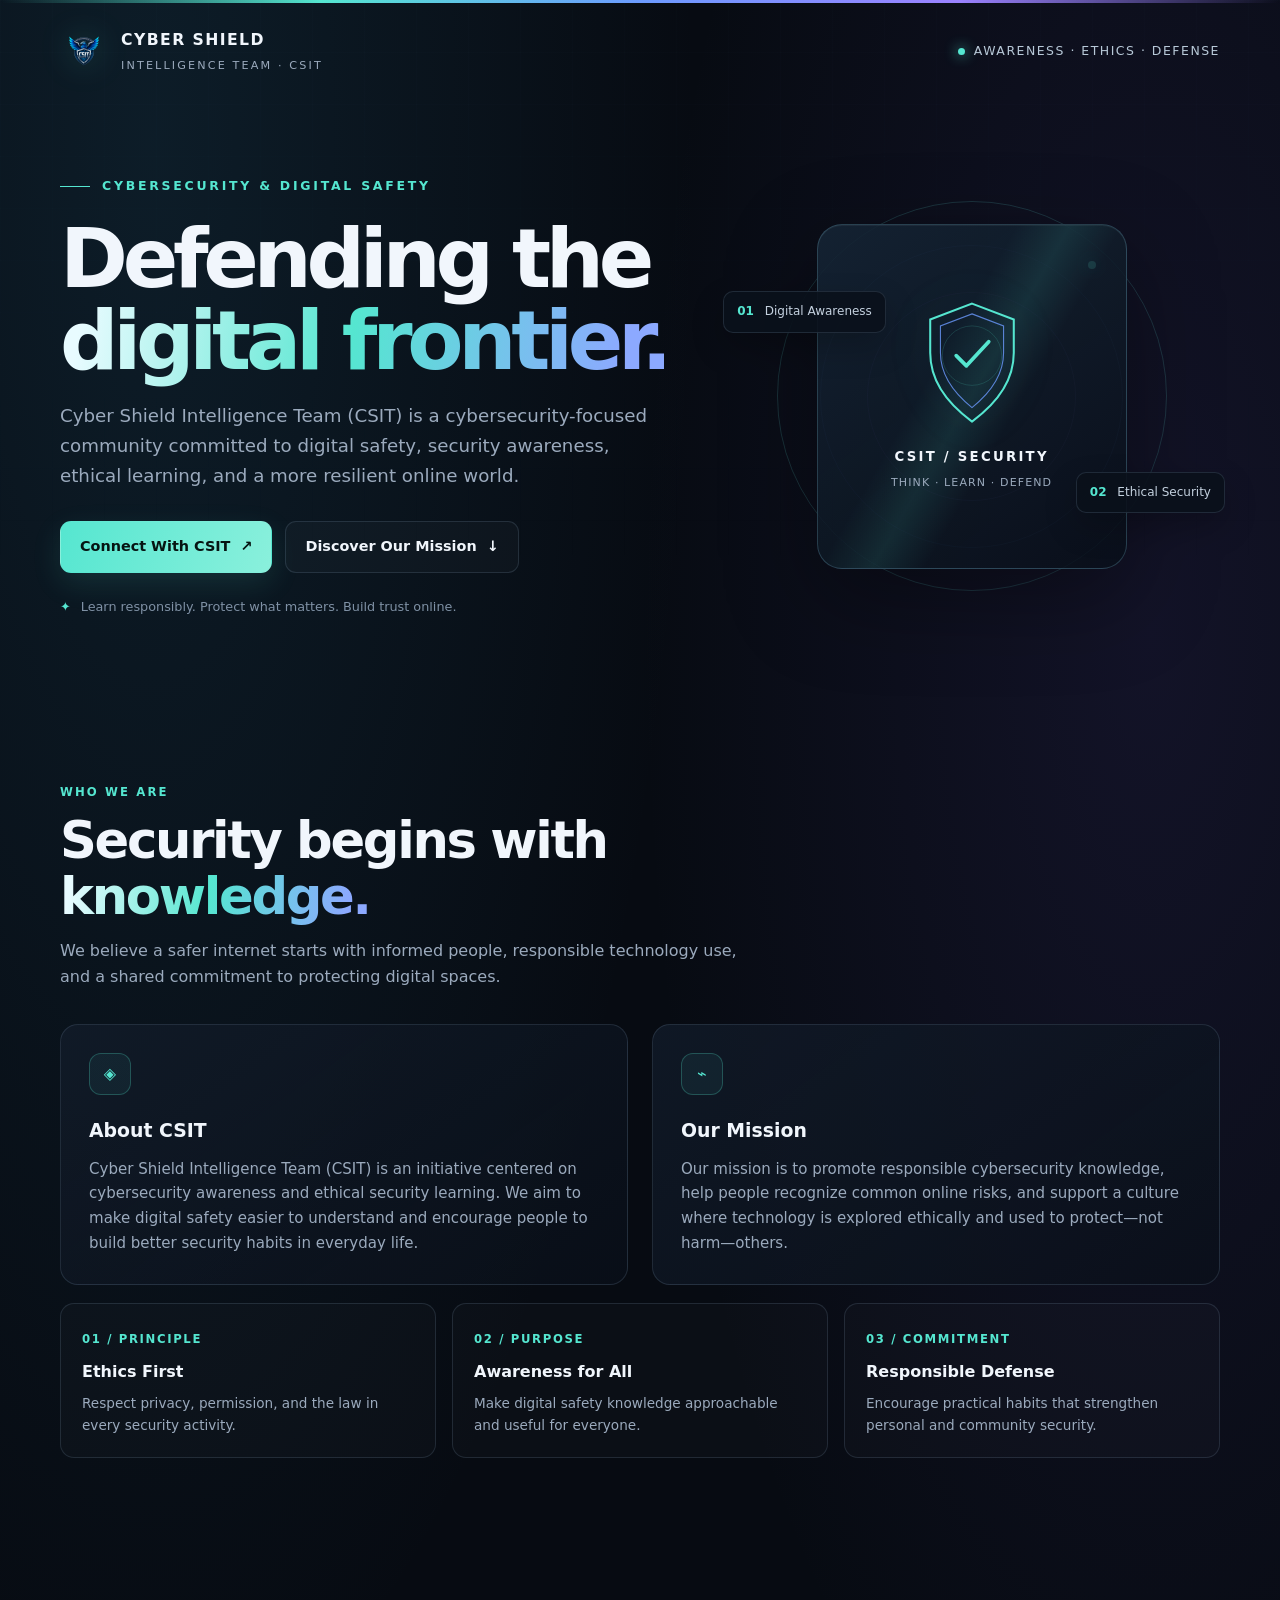
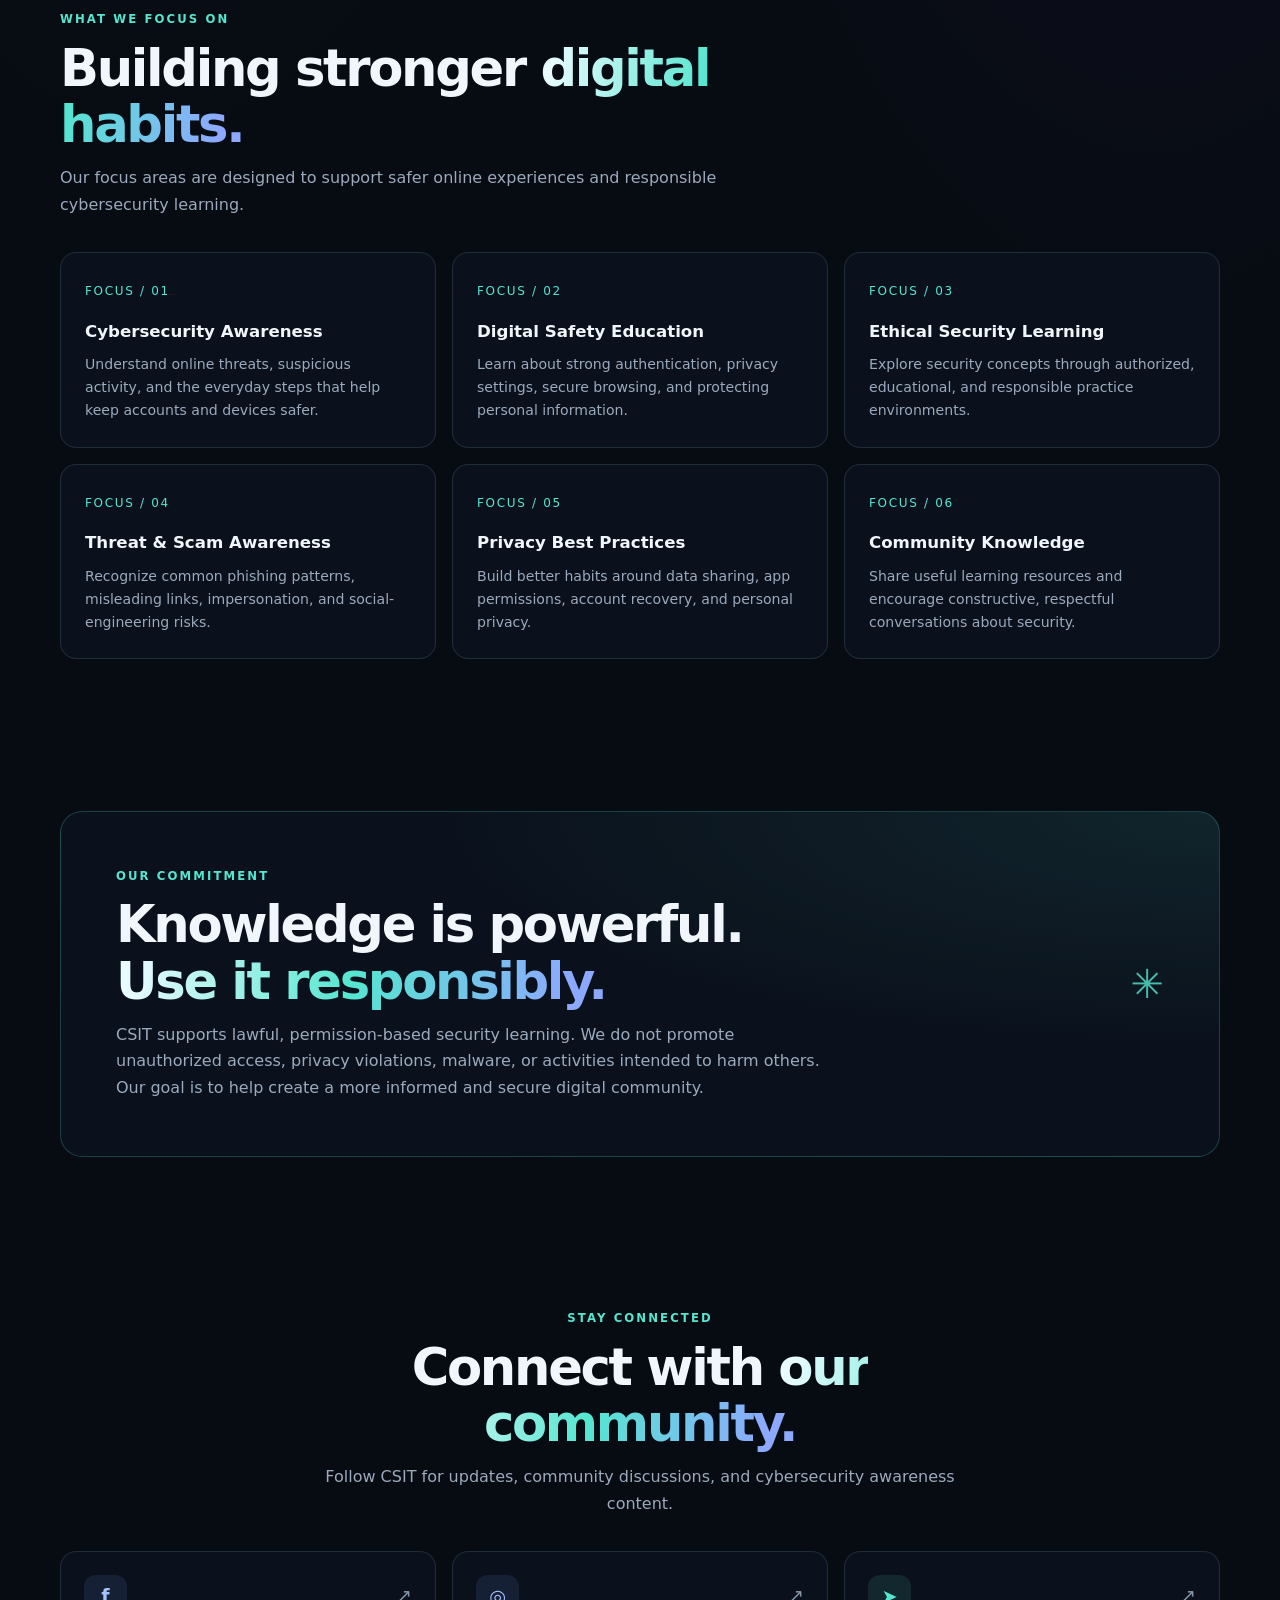
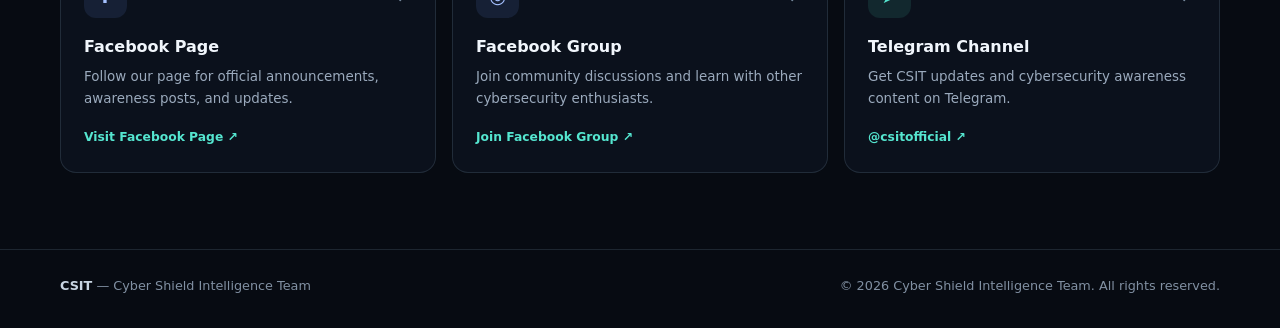
<file: index.html>
<!DOCTYPE html>
<html lang="en">
<head>
  <meta charset="UTF-8">
  <meta name="viewport" content="width=device-width, initial-scale=1.0">
  <meta name="theme-color" content="#070b12">
  <meta name="description" content="Cyber Shield Intelligence Team (CSIT) is a cybersecurity community focused on digital safety, security awareness, ethical learning, and responsible cyber defense.">
  <meta name="keywords" content="Cyber Shield Intelligence Team, CSIT, cybersecurity, cyber security Bangladesh, security awareness, ethical hacking education, digital safety, online security, cyber defense, information security">
  <meta name="author" content="Cyber Shield Intelligence Team (CSIT)">
  <meta name="robots" content="index, follow, max-image-preview:large">
  <link rel="canonical" href="https://csitbd.org/">
  <meta property="og:type" content="website">
  <meta property="og:title" content="Cyber Shield Intelligence Team | CSIT">
  <meta property="og:description" content="Building a safer digital world through cybersecurity awareness, ethical learning, and responsible defense.">
  <meta property="og:image" content="assets/file_00000000f4187207bb6817070d03674e.png">
  <meta property="og:site_name" content="Cyber Shield Intelligence Team">
  <meta name="twitter:card" content="summary_large_image">
  <meta name="twitter:title" content="Cyber Shield Intelligence Team | CSIT">
  <meta name="twitter:description" content="Cybersecurity awareness. Ethical learning. Digital resilience.">
  <meta name="twitter:image" content="assets/file_00000000f4187207bb6817070d03674e.png">
  <title>Cyber Shield Intelligence Team</title>
  <link rel="icon" type="image/png" href="assets/file_00000000f4187207bb6817070d03674e.png">
  <style>
    :root {
      color-scheme: dark;
      --bg: #070b12;
      --panel: rgba(15, 23, 36, .76);
      --panel-solid: #0d1420;
      --text: #f1f6fc;
      --muted: #9baabd;
      --line: rgba(144, 170, 199, .17);
      --cyan: #55e6d0;
      --blue: #6c9bff;
      --purple: #9b82ff;
      --max: 1160px;
    }
    * { box-sizing: border-box; }
    html { scroll-behavior: smooth; }
    body {
      margin: 0;
      background:
        radial-gradient(ellipse at 12% 4%, rgba(42, 116, 150, .17), transparent 34rem),
        radial-gradient(ellipse at 90% 18%, rgba(91, 68, 173, .14), transparent 32rem),
        var(--bg);
      color: var(--text);
      font-family: Inter, ui-sans-serif, system-ui, -apple-system, BlinkMacSystemFont, "Segoe UI", sans-serif;
      line-height: 1.65;
      overflow-x: hidden;
    }
    body::before {
      content: "";
      position: fixed; inset: 0; pointer-events: none; z-index: -1;
      opacity: .16;
      background-image: linear-gradient(rgba(126, 160, 190, .12) 1px, transparent 1px),
                        linear-gradient(90deg, rgba(126, 160, 190, .12) 1px, transparent 1px);
      background-size: 52px 52px;
      mask-image: linear-gradient(to bottom, black, transparent 78%);
    }
    a { color: inherit; }
    .container { width: min(var(--max), calc(100% - 40px)); margin-inline: auto; }
    .topline { height: 3px; background: linear-gradient(90deg, transparent, var(--cyan), var(--blue), var(--purple), transparent); }
    .header { padding: 24px 0; }
    .brand { display: flex; align-items: center; gap: 13px; min-width: 0; }
    .brand img { width: 48px; height: 48px; object-fit: contain; filter: drop-shadow(0 0 16px rgba(85,230,208,.2)); }
    .brand-name { font-weight: 800; letter-spacing: .09em; font-size: .98rem; line-height: 1.25; }
    .brand-sub { display: block; color: var(--muted); font-size: .7rem; letter-spacing: .19em; margin-top: 4px; }
    .header-row { display: flex; justify-content: space-between; align-items: center; }
    .status { display: inline-flex; align-items: center; gap: 9px; color: #b8c9d8; font-size: .78rem; letter-spacing: .12em; text-transform: uppercase; }
    .status::before { content: ""; width: 7px; height: 7px; border-radius: 50%; background: var(--cyan); box-shadow: 0 0 13px var(--cyan); }
    .hero { padding: 76px 0 90px; position: relative; }
    .hero-grid { display: grid; grid-template-columns: 1.1fr .9fr; gap: 56px; align-items: center; }
    .eyebrow { color: var(--cyan); font-size: .78rem; letter-spacing: .22em; font-weight: 800; text-transform: uppercase; display: flex; align-items: center; gap: 12px; }
    .eyebrow::before { content: ""; width: 30px; height: 1px; background: var(--cyan); }
    h1 { margin: 22px 0 20px; font-size: clamp(2.8rem, 6.4vw, 5.5rem); line-height: .99; letter-spacing: -.065em; max-width: 760px; }
    .gradient-text { color: transparent; background: linear-gradient(100deg, #e8fbff 4%, var(--cyan) 48%, #8ca9ff 92%); -webkit-background-clip: text; background-clip: text; }
    .hero-copy { color: var(--muted); font-size: clamp(1rem, 1.5vw, 1.14rem); max-width: 610px; }
    .hero-actions { display: flex; gap: 13px; flex-wrap: wrap; margin-top: 30px; }
    .button { display: inline-flex; align-items: center; justify-content: center; gap: 10px; border: 1px solid var(--line); padding: 13px 19px; border-radius: 11px; text-decoration: none; font-weight: 750; font-size: .9rem; transition: transform .22s ease, border-color .22s ease, background .22s ease; }
    .button:hover { transform: translateY(-3px); border-color: rgba(85,230,208,.6); }
    .button-primary { color: #061412; border-color: transparent; background: linear-gradient(110deg, var(--cyan), #8af0dc); box-shadow: 0 10px 30px rgba(85,230,208,.12); }
    .button-quiet { background: rgba(255,255,255,.025); }
    .hero-note { display: flex; gap: 10px; align-items: center; margin-top: 23px; color: #7f91a5; font-size: .8rem; }
    .hero-note span { color: var(--cyan); }
    .visual { position: relative; min-height: 390px; display: grid; place-items: center; }
    .orbit { position: absolute; width: min(100%, 390px); aspect-ratio: 1; border: 1px solid rgba(100, 224, 221, .17); border-radius: 50%; animation: orbit 24s linear infinite; }
    .orbit::before, .orbit::after { content: ""; position: absolute; border: 1px solid rgba(108,155,255,.18); border-radius: 50%; inset: 11%; }
    .orbit::after { inset: 23%; border-color: rgba(155,130,255,.2); }
    .orbit-dot { position: absolute; top: 15%; right: 18%; width: 8px; height: 8px; border-radius: 50%; background: var(--cyan); box-shadow: 0 0 18px var(--cyan); }
    .shield-card { width: min(100%, 310px); aspect-ratio: .9; display: flex; flex-direction: column; align-items: center; justify-content: center; gap: 17px; border: 1px solid rgba(125, 196, 219, .25); border-radius: 25px; background: linear-gradient(145deg, rgba(21,37,53,.88), rgba(9,15,25,.84)); box-shadow: 0 28px 90px rgba(0,0,0,.35), inset 0 1px rgba(255,255,255,.05); position: relative; overflow: hidden; }
    .shield-card::before { content: ""; position: absolute; inset: -60% 35%; width: 30%; transform: rotate(30deg); background: linear-gradient(90deg, transparent, rgba(85,230,208,.1), transparent); animation: sweep 7s ease-in-out infinite; }
    .shield-icon { width: 116px; height: 130px; filter: drop-shadow(0 0 24px rgba(85,230,208,.18)); }
    .visual-label { text-align: center; position: relative; z-index: 1; }
    .visual-label strong { display: block; letter-spacing: .17em; font-size: .83rem; }
    .visual-label small { color: var(--muted); letter-spacing: .1em; font-size: .69rem; }
    .float-tag { position: absolute; z-index: 2; border: 1px solid var(--line); background: rgba(10,17,27,.9); padding: 10px 13px; border-radius: 10px; font-size: .75rem; color: #c4d1df; box-shadow: 0 14px 32px rgba(0,0,0,.22); }
    .float-tag b { color: var(--cyan); margin-right: 7px; }
    .tag-one { left: 0; top: 23%; }
    .tag-two { right: -1%; bottom: 20%; }
    .section { padding: 76px 0; }
    .section-head { max-width: 700px; margin-bottom: 34px; }
    .section-kicker { color: var(--cyan); text-transform: uppercase; letter-spacing: .18em; font-size: .73rem; font-weight: 800; }
    h2 { margin: 10px 0 13px; font-size: clamp(2rem, 4vw, 3.2rem); letter-spacing: -.045em; line-height: 1.1; }
    .section-head p, .body-copy { color: var(--muted); margin: 0; }
    .about-grid { display: grid; grid-template-columns: 1fr 1fr; gap: 24px; }
    .panel { border: 1px solid var(--line); border-radius: 18px; padding: 28px; background: linear-gradient(145deg, rgba(18,28,42,.78), rgba(10,16,26,.74)); }
    .panel-icon { width: 42px; height: 42px; display: grid; place-items: center; border: 1px solid rgba(85,230,208,.25); border-radius: 12px; color: var(--cyan); background: rgba(85,230,208,.06); margin-bottom: 20px; }
    .panel h3 { margin: 0 0 10px; font-size: 1.18rem; }
    .panel p { margin: 0; color: var(--muted); font-size: .94rem; }
    .values { display: grid; grid-template-columns: repeat(3, 1fr); gap: 16px; margin-top: 18px; }
    .value { padding: 21px; border: 1px solid var(--line); border-radius: 14px; background: rgba(255,255,255,.018); }
    .value span { color: var(--cyan); font-size: .73rem; font-weight: 800; letter-spacing: .14em; }
    .value h3 { font-size: 1rem; margin: 8px 0 6px; }
    .value p { color: var(--muted); font-size: .85rem; margin: 0; }
    .services-grid { display: grid; grid-template-columns: repeat(3, 1fr); gap: 16px; }
    .service { border: 1px solid var(--line); border-radius: 16px; padding: 24px; background: rgba(14,22,34,.65); transition: transform .22s ease, border-color .22s ease; }
    .service:hover { transform: translateY(-4px); border-color: rgba(85,230,208,.38); }
    .service .number { color: var(--cyan); font-size: .75rem; letter-spacing: .14em; }
    .service h3 { margin: 14px 0 8px; font-size: 1.04rem; }
    .service p { color: var(--muted); font-size: .88rem; margin: 0; }
    .statement { border: 1px solid rgba(85,230,208,.22); border-radius: 22px; padding: clamp(28px, 5vw, 55px); background: radial-gradient(ellipse at 100% 0%, rgba(85,230,208,.09), transparent 48%), rgba(13,21,32,.75); display: grid; grid-template-columns: 1fr auto; gap: 28px; align-items: center; }
    .statement p { margin: 0; color: var(--muted); max-width: 720px; }
    .statement-mark { color: var(--cyan); font-size: 2.5rem; opacity: .8; }
    .connect { text-align: center; }
    .connect .section-head { margin-inline: auto; }
    .social-grid { display: grid; grid-template-columns: repeat(3, 1fr); gap: 16px; text-align: left; }
    .social-card { padding: 23px; border: 1px solid var(--line); border-radius: 16px; text-decoration: none; background: rgba(14,22,34,.65); transition: transform .22s ease, border-color .22s ease, background .22s ease; display: block; }
    .social-card:hover { transform: translateY(-4px); border-color: rgba(85,230,208,.4); background: rgba(20,34,48,.8); }
    .social-top { display: flex; align-items: center; justify-content: space-between; margin-bottom: 16px; }
    .social-icon { width: 43px; height: 43px; display: grid; place-items: center; border-radius: 12px; background: rgba(108,155,255,.11); color: #a6c1ff; font-size: 1.2rem; font-weight: 850; }
    .social-card:nth-child(3) .social-icon { background: rgba(85,230,208,.1); color: var(--cyan); }
    .external { color: #8294a8; font-size: 1.15rem; }
    .social-card h3 { margin: 0 0 6px; font-size: 1rem; }
    .social-card p { margin: 0; color: var(--muted); font-size: .84rem; }
    .social-card small { display: inline-block; margin-top: 16px; color: var(--cyan); font-size: .77rem; font-weight: 750; }
    .footer { border-top: 1px solid var(--line); padding: 25px 0 32px; color: #8190a2; font-size: .8rem; }
    .footer-row { display: flex; align-items: center; justify-content: space-between; gap: 15px; }
    .footer strong { color: #c9d6e3; }
    .reveal { opacity: 0; transform: translateY(18px); transition: opacity .7s ease, transform .7s ease; }
    .reveal.visible { opacity: 1; transform: translateY(0); }
    @keyframes orbit { to { transform: rotate(360deg); } }
    @keyframes sweep { 0%, 20% { transform: translateX(-180%) rotate(30deg); } 65%, 100% { transform: translateX(280%) rotate(30deg); } }
    @media (prefers-reduced-motion: reduce) {
      *, *::before, *::after { scroll-behavior: auto !important; animation-duration: .01ms !important; animation-iteration-count: 1 !important; transition-duration: .01ms !important; }
      .reveal { opacity: 1; transform: none; }
    }
    @media (max-width: 850px) {
      .hero { padding: 48px 0 66px; }
      .hero-grid { grid-template-columns: 1fr; gap: 25px; }
      .hero-copy { max-width: 680px; }
      .visual { min-height: 350px; }
      .about-grid { grid-template-columns: 1fr; }
      .services-grid { grid-template-columns: repeat(2, 1fr); }
      .values { grid-template-columns: 1fr; }
      .statement { grid-template-columns: 1fr; }
      .statement-mark { display: none; }
      .social-grid { grid-template-columns: 1fr; }
    }
    @media (max-width: 520px) {
      .container { width: min(var(--max), calc(100% - 28px)); }
      .header { padding: 18px 0; }
      .brand img { width: 42px; height: 42px; }
      .brand-name { font-size: .83rem; }
      .brand-sub { font-size: .62rem; }
      .status { display: none; }
      h1 { font-size: clamp(2.65rem, 14vw, 4.1rem); }
      .hero-actions { flex-direction: column; align-items: stretch; }
      .button { width: 100%; }
      .visual { min-height: 310px; }
      .shield-card { width: 250px; }
      .orbit { width: 300px; }
      .tag-one { left: -3px; top: 14%; }
      .tag-two { right: -2px; bottom: 12%; }
      .section { padding: 54px 0; }
      .services-grid { grid-template-columns: 1fr; }
      .panel { padding: 23px; }
      .footer-row { flex-direction: column; align-items: flex-start; }
    }
  </style>
</head>
<body>
  <div class="topline"></div>
  <header class="header">
    <div class="container header-row">
      <a class="brand" href="#" aria-label="Cyber Shield Intelligence Team home" style="text-decoration:none">
        <img src="assets/file_00000000f4187207bb6817070d03674e.png" alt="Cyber Shield Intelligence Team logo" width="48" height="48">
        <span>
          <span class="brand-name">CYBER SHIELD</span>
          <span class="brand-sub">INTELLIGENCE TEAM · CSIT</span>
        </span>
      </a>
      <div class="status">Awareness · Ethics · Defense</div>
    </div>
  </header>

  <main>
    <section class="hero">
      <div class="container hero-grid">
        <div class="reveal">
          <div class="eyebrow">Cybersecurity &amp; Digital Safety</div>
          <h1>Defending the<br><span class="gradient-text">digital frontier.</span></h1>
          <p class="hero-copy">Cyber Shield Intelligence Team (CSIT) is a cybersecurity-focused community committed to digital safety, security awareness, ethical learning, and a more resilient online world.</p>
          <div class="hero-actions">
            <a class="button button-primary" href="#connect">Connect With CSIT <span aria-hidden="true">↗</span></a>
            <a class="button button-quiet" href="#about">Discover Our Mission <span aria-hidden="true">↓</span></a>
          </div>
          <div class="hero-note"><span>✦</span> Learn responsibly. Protect what matters. Build trust online.</div>
        </div>
        <div class="visual reveal" aria-label="Abstract cybersecurity shield illustration">
          <div class="orbit"><span class="orbit-dot"></span></div>
          <div class="float-tag tag-one"><b>01</b> Digital Awareness</div>
          <div class="float-tag tag-two"><b>02</b> Ethical Security</div>
          <div class="shield-card">
            <svg class="shield-icon" viewBox="0 0 120 140" fill="none" aria-hidden="true">
              <path d="M60 5L105 22V58C105 88 86 113 60 132C34 113 15 88 15 58V22L60 5Z" stroke="#55E6D0" stroke-width="2.2"/>
              <path d="M60 16L94 29V58C94 81 80 101 60 117C40 101 26 81 26 58V29L60 16Z" stroke="#6C9BFF" stroke-width="1.2" opacity=".8"/>
              <path d="M43 61L54 72L78 46" stroke="#55E6D0" stroke-width="4" stroke-linecap="round" stroke-linejoin="round"/>
              <circle cx="60" cy="61" r="32" stroke="#55E6D0" stroke-opacity=".18"/>
            </svg>
            <div class="visual-label"><strong>CSIT / SECURITY</strong><small>THINK · LEARN · DEFEND</small></div>
          </div>
        </div>
      </div>
    </section>

    <section class="section" id="about">
      <div class="container">
        <div class="section-head reveal">
          <div class="section-kicker">Who We Are</div>
          <h2>Security begins with <span class="gradient-text">knowledge.</span></h2>
          <p>We believe a safer internet starts with informed people, responsible technology use, and a shared commitment to protecting digital spaces.</p>
        </div>
        <div class="about-grid">
          <article class="panel reveal">
            <div class="panel-icon" aria-hidden="true">◈</div>
            <h3>About CSIT</h3>
            <p>Cyber Shield Intelligence Team (CSIT) is an initiative centered on cybersecurity awareness and ethical security learning. We aim to make digital safety easier to understand and encourage people to build better security habits in everyday life.</p>
          </article>
          <article class="panel reveal">
            <div class="panel-icon" aria-hidden="true">⌁</div>
            <h3>Our Mission</h3>
            <p>Our mission is to promote responsible cybersecurity knowledge, help people recognize common online risks, and support a culture where technology is explored ethically and used to protect—not harm—others.</p>
          </article>
        </div>
        <div class="values">
          <article class="value reveal"><span>01 / PRINCIPLE</span><h3>Ethics First</h3><p>Respect privacy, permission, and the law in every security activity.</p></article>
          <article class="value reveal"><span>02 / PURPOSE</span><h3>Awareness for All</h3><p>Make digital safety knowledge approachable and useful for everyone.</p></article>
          <article class="value reveal"><span>03 / COMMITMENT</span><h3>Responsible Defense</h3><p>Encourage practical habits that strengthen personal and community security.</p></article>
        </div>
      </div>
    </section>

    <section class="section">
      <div class="container">
        <div class="section-head reveal">
          <div class="section-kicker">What We Focus On</div>
          <h2>Building stronger <span class="gradient-text">digital habits.</span></h2>
          <p>Our focus areas are designed to support safer online experiences and responsible cybersecurity learning.</p>
        </div>
        <div class="services-grid">
          <article class="service reveal"><span class="number">FOCUS / 01</span><h3>Cybersecurity Awareness</h3><p>Understand online threats, suspicious activity, and the everyday steps that help keep accounts and devices safer.</p></article>
          <article class="service reveal"><span class="number">FOCUS / 02</span><h3>Digital Safety Education</h3><p>Learn about strong authentication, privacy settings, secure browsing, and protecting personal information.</p></article>
          <article class="service reveal"><span class="number">FOCUS / 03</span><h3>Ethical Security Learning</h3><p>Explore security concepts through authorized, educational, and responsible practice environments.</p></article>
          <article class="service reveal"><span class="number">FOCUS / 04</span><h3>Threat &amp; Scam Awareness</h3><p>Recognize common phishing patterns, misleading links, impersonation, and social-engineering risks.</p></article>
          <article class="service reveal"><span class="number">FOCUS / 05</span><h3>Privacy Best Practices</h3><p>Build better habits around data sharing, app permissions, account recovery, and personal privacy.</p></article>
          <article class="service reveal"><span class="number">FOCUS / 06</span><h3>Community Knowledge</h3><p>Share useful learning resources and encourage constructive, respectful conversations about security.</p></article>
        </div>
      </div>
    </section>

    <section class="section">
      <div class="container">
        <div class="statement reveal">
          <div>
            <div class="section-kicker">Our Commitment</div>
            <h2>Knowledge is powerful.<br><span class="gradient-text">Use it responsibly.</span></h2>
            <p>CSIT supports lawful, permission-based security learning. We do not promote unauthorized access, privacy violations, malware, or activities intended to harm others. Our goal is to help create a more informed and secure digital community.</p>
          </div>
          <div class="statement-mark" aria-hidden="true">✳</div>
        </div>
      </div>
    </section>

    <section class="section connect" id="connect">
      <div class="container">
        <div class="section-head reveal">
          <div class="section-kicker">Stay Connected</div>
          <h2>Connect with <span class="gradient-text">our community.</span></h2>
          <p>Follow CSIT for updates, community discussions, and cybersecurity awareness content.</p>
        </div>
        <div class="social-grid">
          <!-- Replace the demo Facebook URLs below with the official CSIT links. -->
          <a class="social-card reveal" href="https://www.facebook.com/Cyber.Shield.Intelligence.Team" target="_blank" rel="noopener noreferrer" aria-label="Visit Facebook page (demo link)">
            <div class="social-top"><span class="social-icon">f</span><span class="external" aria-hidden="true">↗</span></div>
            <h3>Facebook Page</h3>
            <p>Follow our page for official announcements, awareness posts, and updates.</p>
            <small>Visit Facebook Page ↗</small>
          </a>
          <a class="social-card reveal" href="https://facebook.com/groups/cyber.shield.intelligence.team//" target="_blank" rel="noopener noreferrer" aria-label="Visit Facebook group (demo link)">
            <div class="social-top"><span class="social-icon">◎</span><span class="external" aria-hidden="true">↗</span></div>
            <h3>Facebook Group</h3>
            <p>Join community discussions and learn with other cybersecurity enthusiasts.</p>
            <small>Join Facebook Group ↗</small>
          </a>
          <a class="social-card reveal" href="https://t.me/csitofficial" target="_blank" rel="noopener noreferrer" aria-label="Visit CSIT Telegram channel">
            <div class="social-top"><span class="social-icon">➤</span><span class="external" aria-hidden="true">↗</span></div>
            <h3>Telegram Channel</h3>
            <p>Get CSIT updates and cybersecurity awareness content on Telegram.</p>
            <small>@csitofficial ↗</small>
          </a>
        </div>
      </div>
    </section>
  </main>

  <footer class="footer">
    <div class="container footer-row">
      <div><strong>CSIT</strong> — Cyber Shield Intelligence Team</div>
      <div>© <span id="year"></span> Cyber Shield Intelligence Team. All rights reserved.</div>
    </div>
  </footer>

  <script>
    // Lightweight reveal-on-scroll; gracefully shows content when IntersectionObserver is unavailable.
    (function () {
      const items = document.querySelectorAll('.reveal');
      if (!('IntersectionObserver' in window) || window.matchMedia('(prefers-reduced-motion: reduce)').matches) {
        items.forEach(item => item.classList.add('visible'));
      } else {
        const observer = new IntersectionObserver((entries, obs) => {
          entries.forEach(entry => {
            if (entry.isIntersecting) {
              entry.target.classList.add('visible');
              obs.unobserve(entry.target);
            }
          });
        }, { threshold: 0.12 });
        items.forEach(item => observer.observe(item));
      }
      document.getElementById('year').textContent = new Date().getFullYear();
    })();
  </script>
</body>
</html>
</file>
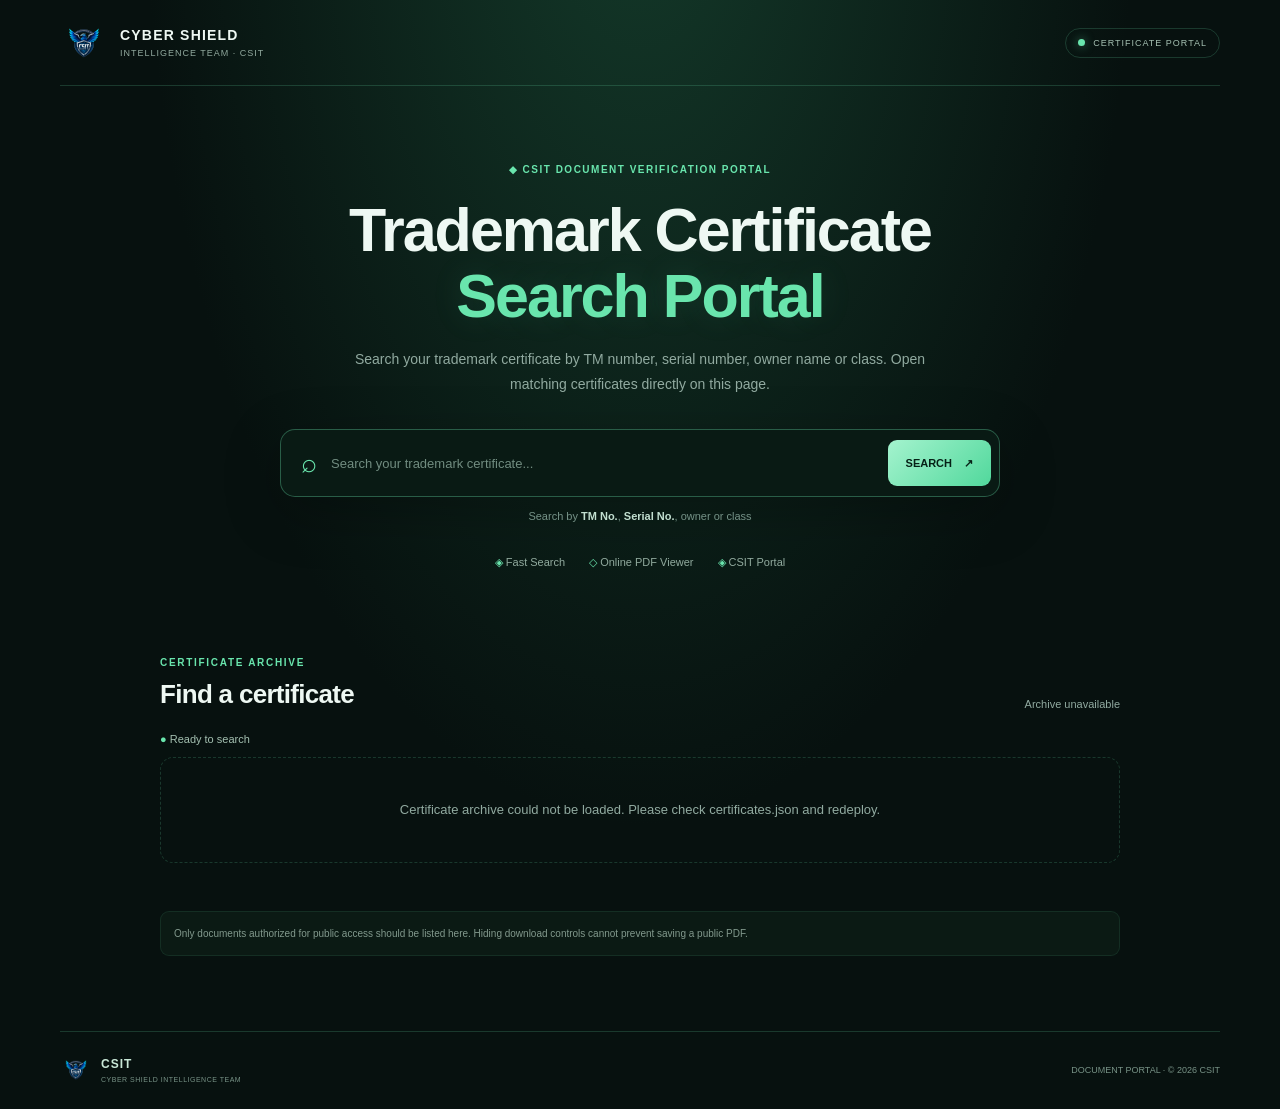
<file: Trademark/index.html>
<!doctype html>
<html lang="en">
<head>
  <meta charset="UTF-8">
  <meta name="viewport" content="width=device-width, initial-scale=1">
  <meta name="theme-color" content="#07110f">
  <meta name="description" content="Search and view trademark certificates in the CSIT certificate portal.">
  <title>Trademark Certificate Search | CSIT</title>
  <link rel="stylesheet" href="/Trademark/style.css">
  <script src="/Trademark/app.js" defer></script>
</head>
<body>
  <header class="header">
    <a class="brand" href="/" aria-label="CSIT home">
      <img
        src="/assets/file_00000000f4187207bb6817070d03674e.png"
        alt="CSIT Logo"
      >
      <span>
        <strong>CYBER SHIELD</strong>
        <small>INTELLIGENCE TEAM · CSIT</small>
      </span>
    </a>
    <span class="status"><i></i> CERTIFICATE PORTAL</span>
  </header>

  <main>
    <section class="hero">
      <div class="eyebrow">◆ CSIT DOCUMENT VERIFICATION PORTAL</div>

      <h1>Trademark Certificate<br><span>Search Portal</span></h1>

      <p class="subtitle">
        Search your trademark certificate by TM number, serial number,
        owner name or class. Open matching certificates directly on this page.
      </p>

      <form id="searchForm" class="search-box" role="search">
        <span class="search-icon" aria-hidden="true">⌕</span>
        <label class="sr-only" for="searchInput">
          Search trademark certificate
        </label>
        <input
          id="searchInput"
          type="search"
          placeholder="Search your trademark certificate..."
          autocomplete="off"
        >
        <button type="submit">SEARCH <span>↗</span></button>
      </form>

      <p class="hint">
        Search by <b>TM No.</b>, <b>Serial No.</b>, owner or class
      </p>

      <div class="features">
        <span>◈ Fast Search</span>
        <span>◇ Online PDF Viewer</span>
        <span>◈ CSIT Portal</span>
      </div>
    </section>

    <section class="archive">
      <div class="archive-heading">
        <div>
          <small>CERTIFICATE ARCHIVE</small>
          <h2>Find a certificate</h2>
        </div>
        <span id="resultCount">Loading...</span>
      </div>

      <div class="archive-bar">
        <span id="resultLabel">● Ready to search</span>
        <button id="clearSearch" type="button" hidden>Clear ×</button>
      </div>

      <div id="results" class="results" aria-live="polite">
        <div class="message">Loading certificate archive...</div>
      </div>

      <nav id="pagination" class="pagination"
           aria-label="Certificate pages"></nav>

      <p class="notice">
        Only documents authorized for public access should be listed here.
        Hiding download controls cannot prevent saving a public PDF.
      </p>
    </section>
  </main>

  <footer class="footer">
    <div class="footer-brand">
      <img src="/assets/file_00000000f4187207bb6817070d03674e.png"
           alt="">
      <span>
        <b>CSIT</b>
        <small>CYBER SHIELD INTELLIGENCE TEAM</small>
      </span>
    </div>
    <span>DOCUMENT PORTAL · © <span id="year"></span> CSIT</span>
  </footer>

  <!-- PDF viewer: intentionally no separate download button -->
  <div id="viewer" class="viewer" hidden>
    <section class="viewer-window" role="dialog"
             aria-modal="true" aria-labelledby="viewerTitle">
      <header class="viewer-header">
        <div class="pdf-badge">PDF</div>
        <div class="viewer-heading">
          <h2 id="viewerTitle">Trademark Certificate</h2>
          <p id="viewerMeta">Certificate preview</p>
        </div>
        <button id="closeViewer" class="close-btn"
                type="button" aria-label="Close viewer">×</button>
      </header>

      <div class="pdf-area">
        <iframe
          id="pdfFrame"
          title="Trademark certificate PDF"
          src="about:blank"
        ></iframe>
      </div>

      <div class="viewer-footer">
        CSIT · CERTIFICATE VIEWER
        <span>Close to return to search</span>
      </div>
    </section>
  </div>
</body>
</html>
</file>
<file: Trademark/style.css>
:root {
  --bg: #07110f;
  --panel: #0d1d18;
  --line: rgba(105, 229, 173, .19);
  --green: #69e5ad;
  --light-green: #a4f3ce;
  --text: #eef8f3;
  --muted: #91aaa0;
}

* {
  box-sizing: border-box;
}

html {
  scroll-behavior: smooth;
}

body {
  margin: 0;
  min-height: 100vh;
  color: var(--text);
  background:
    radial-gradient(ellipse at 50% -15%, #143a2a 0, transparent 55%),
    var(--bg);
  font-family: Arial, Helvetica, sans-serif;
}

button, input {
  font: inherit;
}

button, a {
  -webkit-tap-highlight-color: transparent;
}

a {
  color: inherit;
  text-decoration: none;
}

[hidden] {
  display: none !important;
}

.header {
  width: min(1160px, calc(100% - 36px));
  min-height: 86px;
  margin: auto;
  display: flex;
  justify-content: space-between;
  align-items: center;
  gap: 15px;
  border-bottom: 1px solid var(--line);
}

.brand {
  display: flex;
  align-items: center;
  gap: 12px;
  min-width: 0;
}

.brand img {
  width: 48px;
  height: 48px;
  object-fit: contain;
}

.brand span,
.footer-brand span {
  display: flex;
  flex-direction: column;
  gap: 5px;
}

.brand strong {
  font-size: 14px;
  letter-spacing: 1.2px;
}

.brand small {
  color: #92aa9f;
  font-size: 9px;
  letter-spacing: 1px;
}

.status {
  display: flex;
  align-items: center;
  gap: 8px;
  padding: 9px 12px;
  border: 1px solid var(--line);
  border-radius: 30px;
  color: #a5c0b2;
  font-size: 9px;
  letter-spacing: 1px;
  white-space: nowrap;
}

.status i {
  width: 7px;
  height: 7px;
  background: var(--green);
  border-radius: 50%;
  box-shadow: 0 0 10px #69e5ad80;
}

main {
  width: min(960px, calc(100% - 36px));
  margin: auto;
}

.hero {
  padding: 78px 0 58px;
  text-align: center;
  animation: rise .6s ease both;
}

.eyebrow {
  color: var(--green);
  font-size: 10px;
  font-weight: bold;
  letter-spacing: 1.5px;
}

h1 {
  margin: 23px 0 17px;
  font-size: clamp(36px, 6vw, 61px);
  line-height: 1.08;
  letter-spacing: -2px;
}

h1 span {
  color: var(--green);
  text-shadow: 0 0 32px #69e5ad20;
}

.subtitle {
  max-width: 610px;
  margin: 0 auto;
  color: var(--muted);
  font-size: 14px;
  line-height: 1.8;
}

.search-box {
  width: min(720px, 100%);
  min-height: 68px;
  margin: 32px auto 0;
  padding: 8px;
  display: flex;
  align-items: center;
  gap: 12px;
  border: 1px solid #69e5ad55;
  border-radius: 15px;
  background: #091a14;
  box-shadow: 0 15px 55px #0004;
  transition: border-color .2s, box-shadow .2s;
}

.search-box:focus-within {
  border-color: var(--green);
  box-shadow: 0 0 0 4px #69e5ad0c;
}

.search-icon {
  margin-left: 12px;
  color: var(--green);
  font-size: 27px;
}

.search-box input {
  flex: 1;
  min-width: 0;
  height: 45px;
  color: white;
  background: transparent;
  border: 0;
  outline: 0;
  font-size: 13px;
}

.search-box input::placeholder {
  color: #718c80;
}

.search-box button {
  min-height: 46px;
  padding: 0 18px;
  display: flex;
  align-items: center;
  gap: 12px;
  border: 0;
  border-radius: 9px;
  background: linear-gradient(135deg, var(--light-green), #51d89c);
  color: #062116;
  font-size: 11px;
  font-weight: bold;
  cursor: pointer;
  transition: filter .2s, transform .2s;
}

.search-box button:hover {
  filter: brightness(1.08);
  transform: translateY(-1px);
}

.hint {
  margin-top: 13px;
  color: #759287;
  font-size: 11px;
}

.hint b {
  color: #c2dfd0;
}

.features {
  margin-top: 34px;
  display: flex;
  justify-content: center;
  flex-wrap: wrap;
  gap: 24px;
  color: #91aa9e;
  font-size: 11px;
}

.features span::first-letter {
  color: var(--green);
}

.archive {
  padding: 25px 0 65px;
  animation: rise .7s .1s ease both;
}

.archive-heading {
  display: flex;
  align-items: end;
  justify-content: space-between;
  gap: 14px;
  margin-bottom: 23px;
}

.archive-heading small {
  color: var(--green);
  font-size: 10px;
  font-weight: bold;
  letter-spacing: 1.7px;
}

.archive-heading h2 {
  margin: 9px 0 0;
  font-size: 26px;
  letter-spacing: -.7px;
}

#resultCount {
  color: var(--muted);
  font-size: 11px;
}

.archive-bar {
  display: flex;
  align-items: center;
  justify-content: space-between;
  gap: 10px;
  margin-bottom: 12px;
  color: #a4c0b1;
  font-size: 11px;
}

#resultLabel::first-letter {
  color: var(--green);
}

#clearSearch {
  border: 0;
  background: transparent;
  color: var(--green);
  cursor: pointer;
}

.results {
  display: grid;
  grid-template-columns: repeat(2, minmax(0, 1fr));
  gap: 13px;
}

.certificate-card {
  min-width: 0;
  display: flex;
  align-items: center;
  gap: 13px;
  padding: 17px;
  border: 1px solid var(--line);
  border-radius: 13px;
  background: linear-gradient(135deg, #10271d, #0a1914);
  transition: transform .2s, border-color .2s;
  animation: rise .3s ease both;
}

.certificate-card:hover {
  transform: translateY(-3px);
  border-color: #69e5ad70;
}

.pdf-icon {
  width: 44px;
  height: 50px;
  flex-shrink: 0;
  display: grid;
  place-items: center;
  border: 1px solid #69e5ad40;
  border-radius: 9px;
  color: var(--green);
  background: #69e5ad0d;
  font-size: 10px;
  font-weight: bold;
}

.certificate-info {
  flex: 1;
  min-width: 0;
}

.certificate-title {
  overflow: hidden;
  margin: 0 0 7px;
  color: #e4f3eb;
  font-size: 12px;
  line-height: 1.5;
  text-overflow: ellipsis;
  white-space: nowrap;
}

.certificate-meta {
  display: flex;
  flex-wrap: wrap;
  gap: 5px 9px;
  color: #829f91;
  font-size: 10px;
}

.open-certificate {
  flex-shrink: 0;
  padding: 10px;
  border: 1px solid #69e5ad40;
  border-radius: 8px;
  background: #69e5ad0d;
  color: var(--light-green);
  font-size: 10px;
  font-weight: bold;
  cursor: pointer;
  transition: background .2s;
}

.open-certificate:hover {
  background: #69e5ad20;
}

.message,
.empty-state {
  grid-column: 1 / -1;
  padding: 40px 18px;
  border: 1px dashed var(--line);
  border-radius: 13px;
  color: var(--muted);
  text-align: center;
  font-size: 13px;
  line-height: 1.8;
}

.empty-state strong {
  display: block;
  margin-bottom: 5px;
  color: var(--text);
}

.pagination {
  display: flex;
  justify-content: center;
  flex-wrap: wrap;
  gap: 7px;
  padding-top: 22px;
}

.page-button {
  min-width: 35px;
  height: 35px;
  padding: 0 9px;
  border: 1px solid var(--line);
  border-radius: 8px;
  background: #0b1b15;
  color: #a5bdb0;
  cursor: pointer;
  font-size: 11px;
}

.page-button[aria-current="page"] {
  background: var(--green);
  color: #062116;
  font-weight: bold;
}

.page-button:disabled {
  opacity: .35;
  cursor: not-allowed;
}

.notice {
  margin-top: 26px;
  padding: 13px;
  border: 1px solid #69e5ad19;
  border-radius: 9px;
  background: #0b1a14;
  color: #82998d;
  font-size: 10px;
  line-height: 1.7;
}

.footer {
  width: min(1160px, calc(100% - 36px));
  min-height: 78px;
  margin: auto;
  padding: 15px 0;
  display: flex;
  justify-content: space-between;
  align-items: center;
  gap: 15px;
  border-top: 1px solid var(--line);
  color: #789387;
  font-size: 9px;
}

.footer-brand {
  display: flex;
  align-items: center;
  gap: 9px;
}

.footer-brand img {
  width: 32px;
  height: 32px;
  object-fit: contain;
}

.footer-brand b {
  color: #c9e8d8;
  font-size: 12px;
  letter-spacing: 1px;
}

.footer-brand small {
  color: #789387;
  font-size: 7px;
  letter-spacing: .5px;
}

/* In-page PDF viewer */
.viewer {
  position: fixed;
  inset: 0;
  z-index: 100;
  display: grid;
  place-items: center;
  padding: 15px;
  background: #020805df;
  backdrop-filter: blur(10px);
}

.viewer-window {
  width: min(1100px, 100%);
  height: min(850px, 94vh);
  display: flex;
  flex-direction: column;
  overflow: hidden;
  border: 1px solid #69e5ad45;
  border-radius: 15px;
  background: #091611;
  box-shadow: 0 25px 90px #0008;
  animation: rise .2s ease both;
}

.viewer-header {
  display: flex;
  align-items: center;
  gap: 12px;
  padding: 13px;
  border-bottom: 1px solid var(--line);
}

.pdf-badge {
  width: 38px;
  height: 42px;
  flex-shrink: 0;
  display: grid;
  place-items: center;
  border: 1px solid #69e5ad40;
  border-radius: 8px;
  color: var(--green);
  font-size: 10px;
  font-weight: bold;
}

.viewer-heading {
  flex: 1;
  min-width: 0;
}

.viewer-heading h2 {
  overflow: hidden;
  margin: 0 0 5px;
  font-size: 13px;
  text-overflow: ellipsis;
  white-space: nowrap;
}

.viewer-heading p {
  margin: 0;
  color: var(--muted);
  font-size: 10px;
}

.close-btn {
  width: 35px;
  height: 35px;
  flex-shrink: 0;
  border: 1px solid var(--line);
  border-radius: 9px;
  background: transparent;
  color: white;
  font-size: 23px;
  cursor: pointer;
}

.close-btn:hover {
  background: #69e5ad18;
}

.pdf-area {
  flex: 1;
  min-height: 0;
  background: #252b28;
}

.pdf-area iframe {
  width: 100%;
  height: 100%;
  display: block;
  border: 0;
  background: white;
}

.viewer-footer {
  min-height: 34px;
  padding: 10px 13px;
  display: flex;
  justify-content: space-between;
  gap: 10px;
  color: #789387;
  border-top: 1px solid var(--line);
  font-size: 9px;
}

.sr-only {
  position: absolute;
  width: 1px;
  height: 1px;
  padding: 0;
  margin: -1px;
  overflow: hidden;
  clip: rect(0, 0, 0, 0);
  white-space: nowrap;
  border: 0;
}

@keyframes rise {
  from {
    opacity: 0;
    transform: translateY(10px);
  }
  to {
    opacity: 1;
    transform: translateY(0);
  }
}

@media (max-width: 700px) {
  .header {
    min-height: 74px;
  }

  .brand {
    gap: 8px;
  }

  .brand img {
    width: 40px;
    height: 40px;
  }

  .brand strong {
    font-size: 11px;
  }

  .brand small {
    font-size: 7px;
  }

  .status {
    padding: 8px;
    font-size: 7px;
  }

  main {
    width: calc(100% - 30px);
  }

  .hero {
    padding: 60px 0 42px;
  }

  h1 {
    letter-spacing: -1px;
  }

  .subtitle {
    font-size: 12px;
  }

  .search-box {
    min-height: 60px;
    gap: 5px;
  }

  .search-icon {
    margin-left: 5px;
  }

  .search-box input {
    font-size: 11px;
  }

  .search-box button {
    padding: 0 10px;
    font-size: 9px;
  }

  .features {
    gap: 12px;
    font-size: 9px;
  }

  .results {
    grid-template-columns: 1fr;
    gap: 10px;
  }

  .certificate-card {
    padding: 13px;
    gap: 10px;
  }

  .open-certificate {
    padding: 9px;
    font-size: 9px;
  }

  .footer {
    flex-wrap: wrap;
    font-size: 8px;
  }
}

@media (max-width: 380px) {
  .status {
    max-width: 112px;
    white-space: normal;
  }

  .certificate-card {
    flex-wrap: wrap;
  }

  .certificate-info {
    width: calc(100% - 65px);
  }

  .open-certificate {
    margin-left: 54px;
  }
}

@media (prefers-reduced-motion: reduce) {
  *, *::before, *::after {
    animation-duration: .01ms !important;
    transition-duration: .01ms !important;
    scroll-behavior: auto !important;
  }
}
</file>
